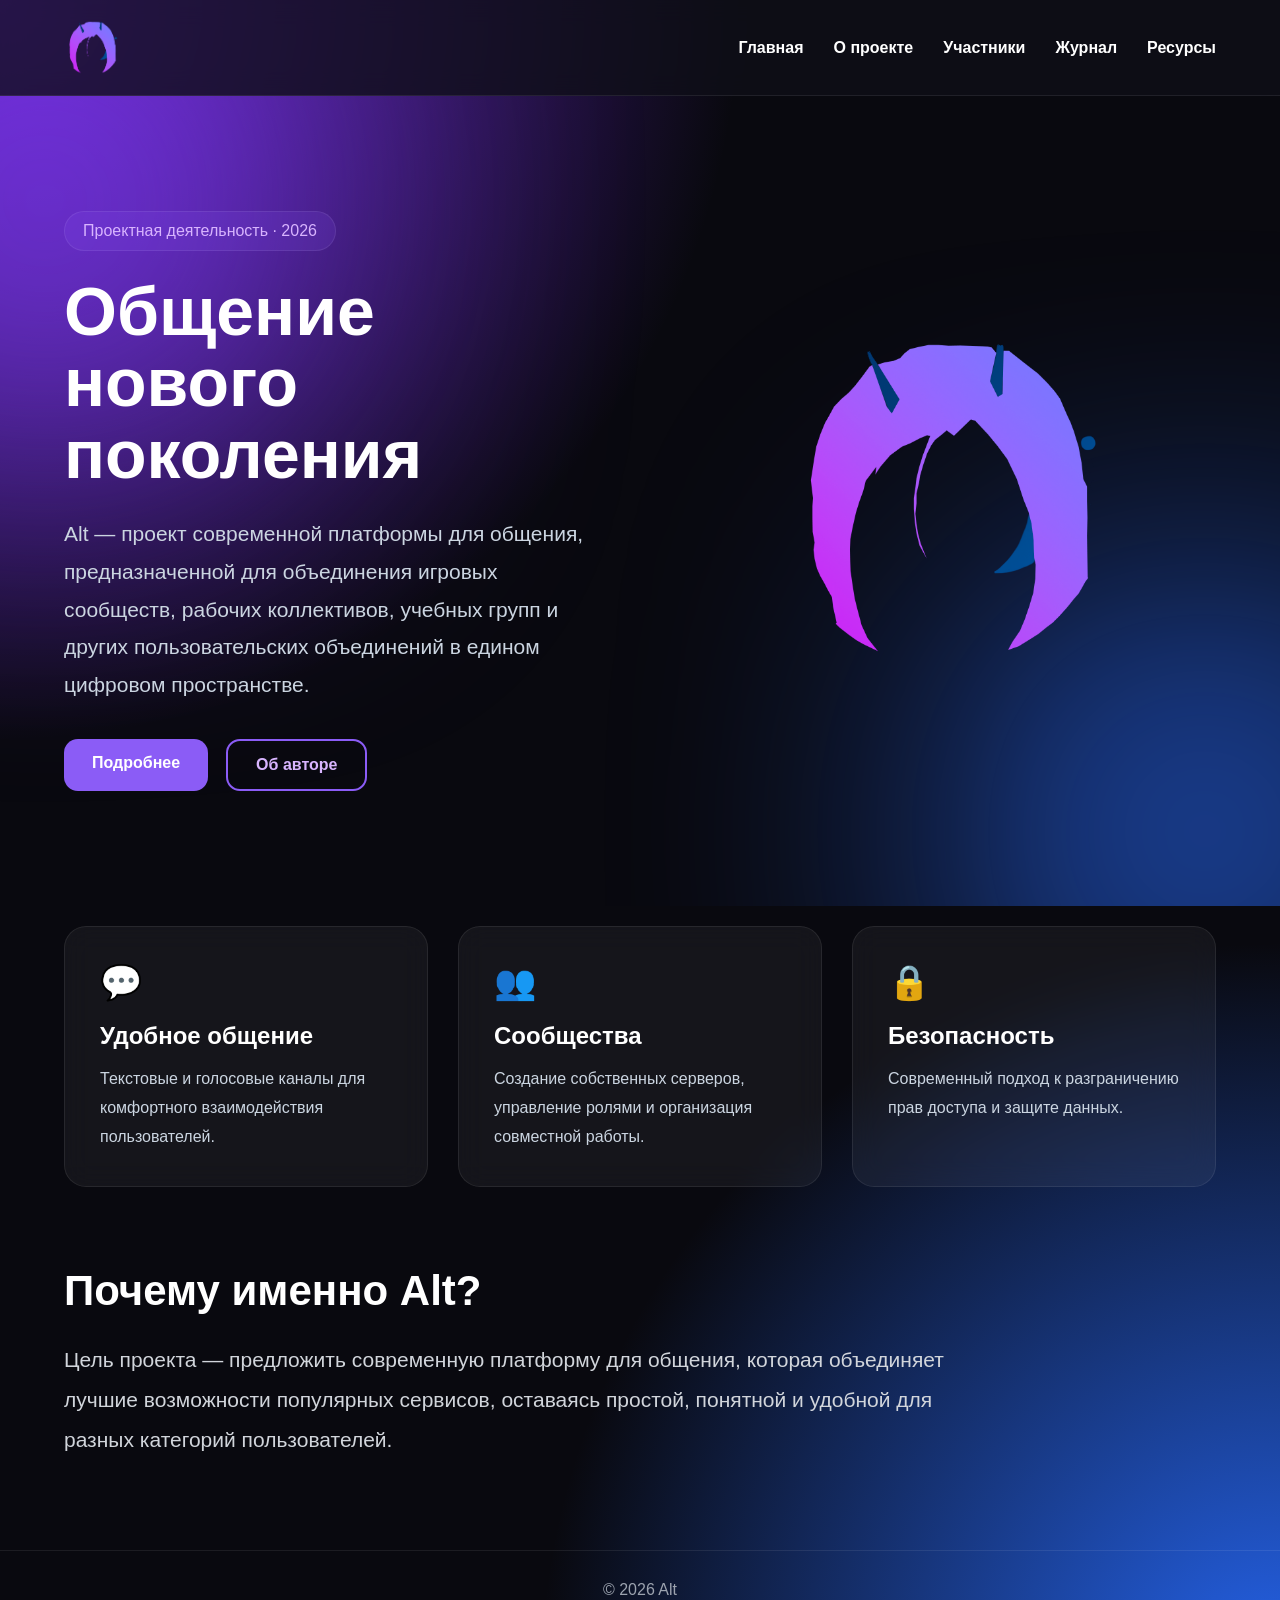
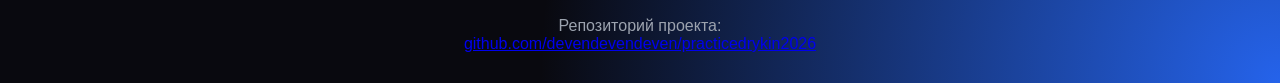
<file: site/index.html>
<!DOCTYPE html>
<html lang="ru">

<head>

    <meta charset="UTF-8">

    <meta name="viewport" content="width=device-width, initial-scale=1.0">

    <title>Alt — Платформа для общения</title>

    <link rel="stylesheet" href="css/style.css">

</head>

<body>

<header class="navbar">

    <div class="container">

        <img src="images/logo.png" alt="Alt" class="logo-small">

        <nav>

            <a href="index.html">Главная</a>
            <a href="about.html">О проекте</a>
            <a href="participants.html">Участники</a>
            <a href="journal.html">Журнал</a>
            <a href="resources.html">Ресурсы</a>

        </nav>

    </div>

</header>

<section class="hero">

    <div class="background-circle circle1"></div>
    <div class="background-circle circle2"></div>

    <div class="container hero-container">

        <div class="hero-text">

            <span class="badge">

                Проектная деятельность · 2026

            </span>

            <h1>

                Общение
                нового поколения

            </h1>

            <p>

                Alt — проект современной платформы для общения,
предназначенной для объединения игровых сообществ,
рабочих коллективов, учебных групп и других
пользовательских объединений в едином цифровом пространстве.

            </p>

            <div class="buttons">

                <a href="about.html" class="btn-primary">

                    Подробнее

                </a>

                <a href="participants.html" class="btn-secondary">

                    Об авторе

                </a>

            </div>

        </div>

        <div class="hero-logo">

            <img src="images/logo.png" alt="Alt">

        </div>

    </div>

</section>

<section class="features">

    <div class="container cards">

        <div class="card">

            <div class="icon">💬</div>

            <h2>Удобное общение</h2>

            <p>

                Текстовые и голосовые каналы
                для комфортного взаимодействия
                пользователей.

            </p>

        </div>

        <div class="card">

            <div class="icon">👥</div>

            <h2>Сообщества</h2>

            <p>

                Создание собственных серверов,
                управление ролями и организация
                совместной работы.

            </p>

        </div>

        <div class="card">

            <div class="icon">🔒</div>

            <h2>Безопасность</h2>

            <p>

                Современный подход
                к разграничению прав доступа
                и защите данных.

            </p>

        </div>

    </div>

</section>

<section class="project">

    <div class="container">

        <h2>

            Почему именно Alt?

        </h2>

        <p>

            Цель проекта — предложить современную
            платформу для общения, которая объединяет
            лучшие возможности популярных сервисов,
            оставаясь простой, понятной и удобной
            для разных категорий пользователей.

        </p>

    </div>

</section>

<footer>

    © 2026 Alt
    <br><br>

    Репозиторий проекта:

    <br>

    <a href="https://github.com/devendevendeven/practicedrykin2026"
       target="_blank">

        github.com/devendevendeven/practicedrykin2026

    </a>

</footer>
</body>

</html>
</file>
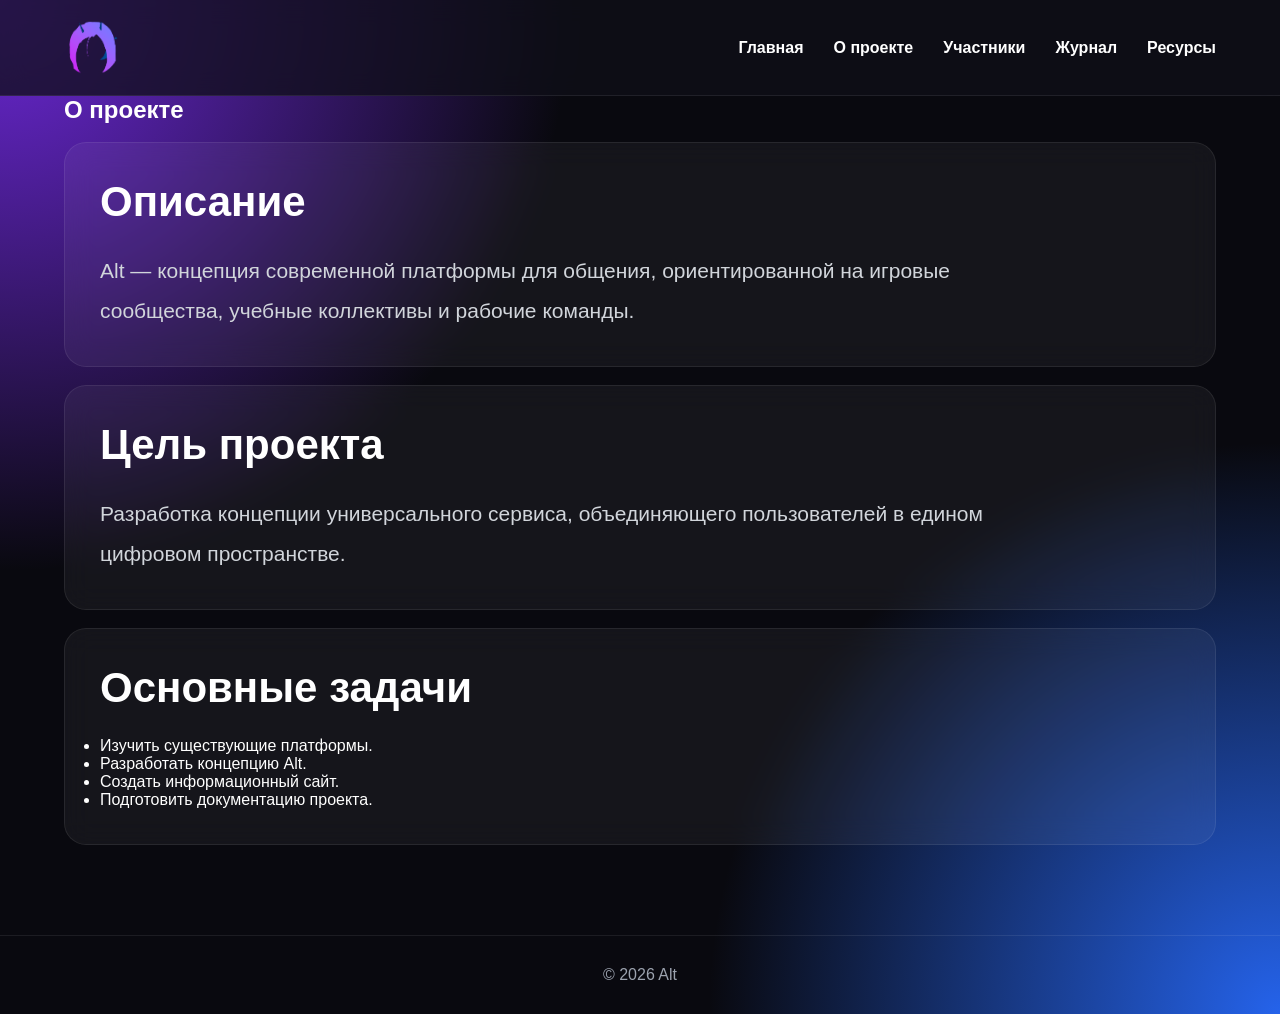
<file: site/about.html>
<!DOCTYPE html>
<html lang="ru">

<head>

    <meta charset="UTF-8">

    <meta name="viewport" content="width=device-width, initial-scale=1.0">

    <title>О проекте | Alt</title>

    <link rel="stylesheet" href="css/style.css">

</head>

<body>

<header class="navbar">

    <div class="container">

        <img src="images/logo.png" class="logo-small">

        <nav>

            <a href="index.html">Главная</a>
            <a href="about.html">О проекте</a>
            <a href="participants.html">Участники</a>
            <a href="journal.html">Журнал</a>
            <a href="resources.html">Ресурсы</a>

        </nav>

    </div>

</header>

<section class="project">

    <div class="container">

        <h1>О проекте</h1>

        <br>

        <div class="card">

            <h2>Описание</h2>

            <p>

                Alt — концепция современной платформы
                для общения, ориентированной на игровые
                сообщества, учебные коллективы и рабочие команды.

            </p>

        </div>

        <br>

        <div class="card">

            <h2>Цель проекта</h2>

            <p>

                Разработка концепции универсального сервиса,
                объединяющего пользователей в едином цифровом
                пространстве.

            </p>

        </div>

        <br>

        <div class="card">

            <h2>Основные задачи</h2>

            <ul>

                <li>Изучить существующие платформы.</li>

                <li>Разработать концепцию Alt.</li>

                <li>Создать информационный сайт.</li>

                <li>Подготовить документацию проекта.</li>

            </ul>

        </div>

    </div>

</section>

<footer>

© 2026 Alt
</footer>

</body>

</html>
</file>
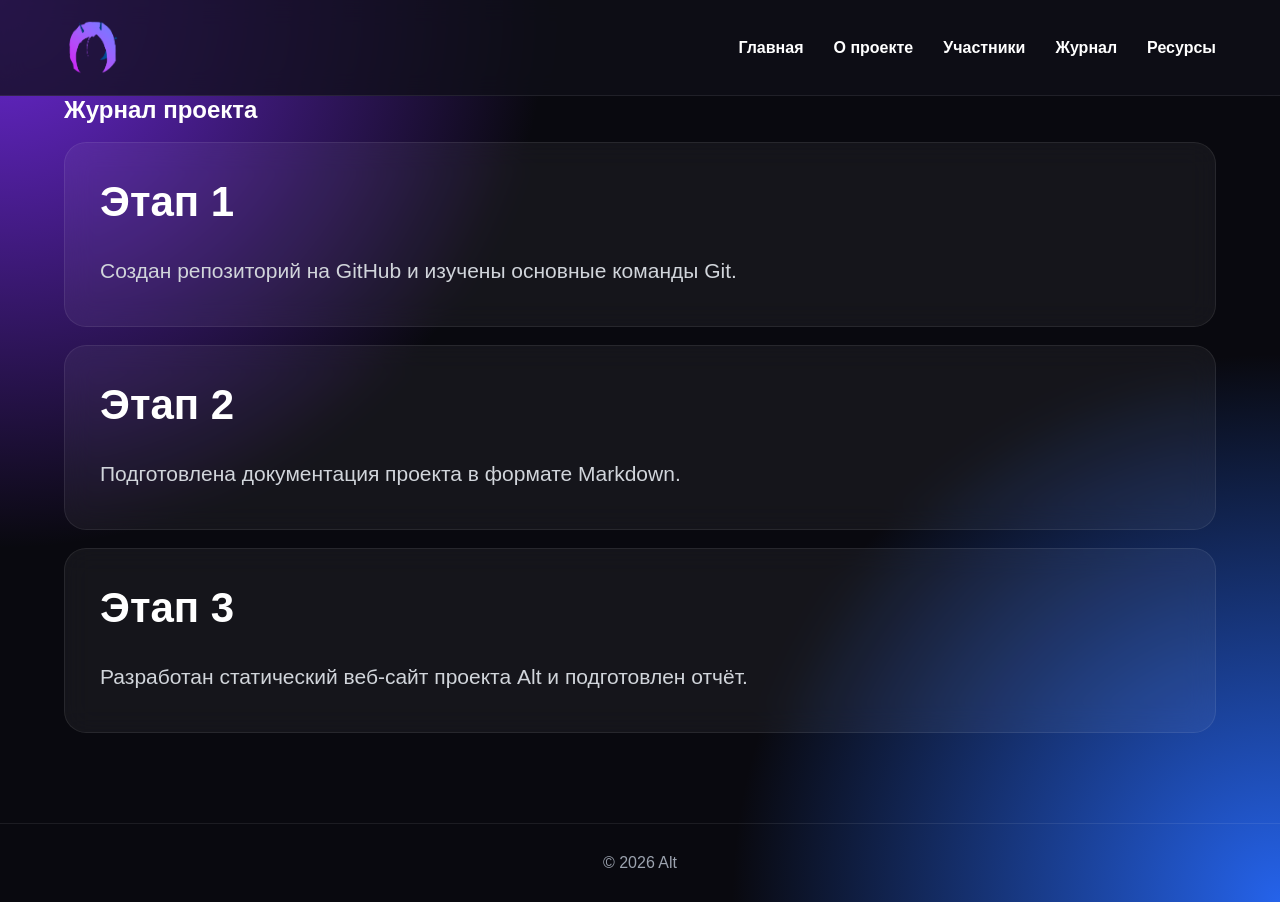
<file: site/journal.html>
<!DOCTYPE html>
<html lang="ru">

<head>

<meta charset="UTF-8">

<meta name="viewport" content="width=device-width, initial-scale=1.0">

<title>Журнал | Alt</title>

<link rel="stylesheet" href="css/style.css">

</head>

<body>

<header class="navbar">

<div class="container">

<img src="images/logo.png" class="logo-small">

<nav>

<a href="index.html">Главная</a>

<a href="about.html">О проекте</a>

<a href="participants.html">Участники</a>

<a href="journal.html">Журнал</a>

<a href="resources.html">Ресурсы</a>

</nav>

</div>

</header>

<section class="project">

<div class="container">

<h1>Журнал проекта</h1>

<br>

<div class="card">

<h2>Этап 1</h2>

<p>

Создан репозиторий на GitHub и изучены основные команды Git.

</p>

</div>

<br>

<div class="card">

<h2>Этап 2</h2>

<p>

Подготовлена документация проекта в формате Markdown.

</p>

</div>

<br>

<div class="card">

<h2>Этап 3</h2>

<p>

Разработан статический веб-сайт проекта Alt и подготовлен отчёт.

</p>

</div>

</div>

</section>

<footer>

© 2026 Alt
</footer>

</body>

</html>
</file>
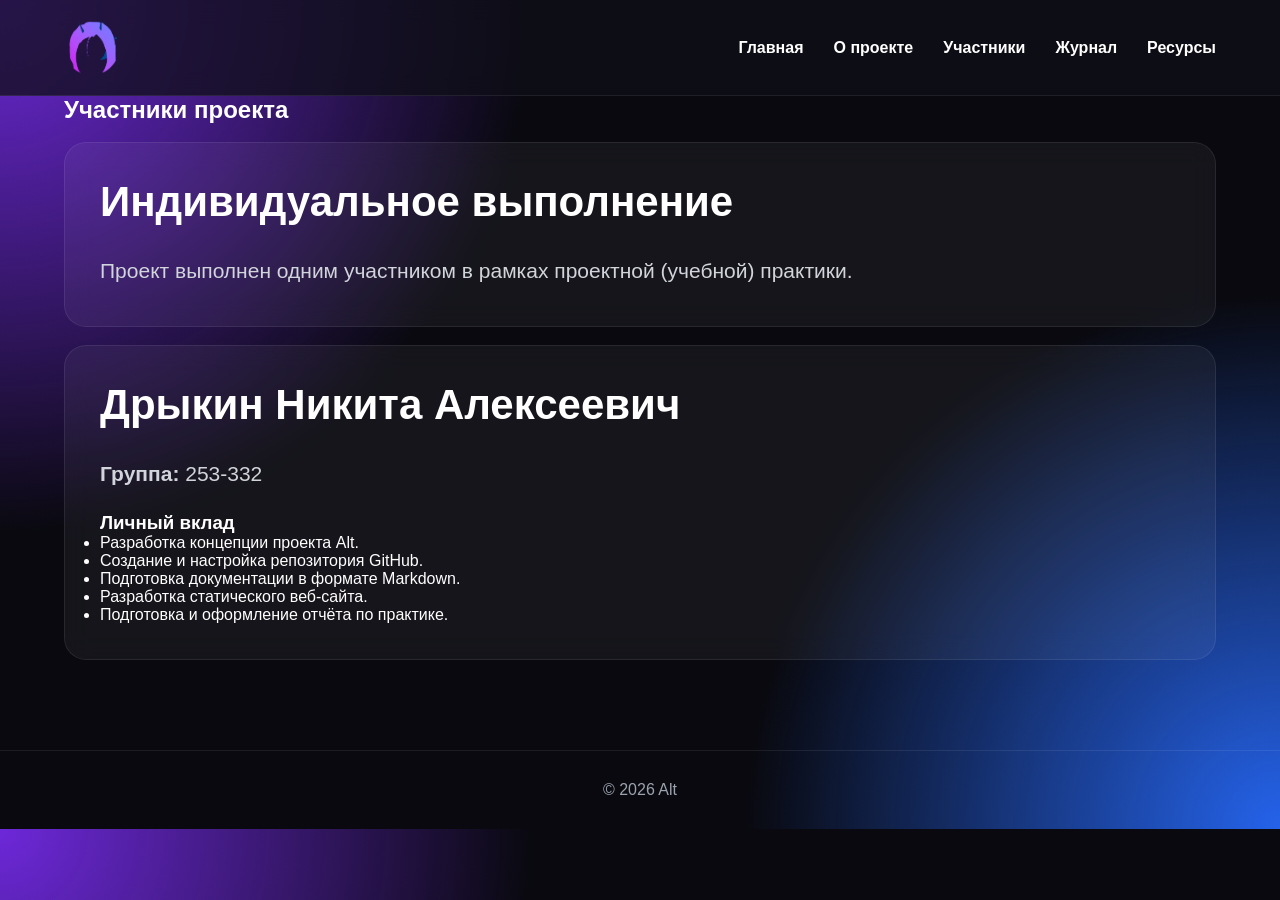
<file: site/participants.html>
<!DOCTYPE html>
<html lang="ru">

<head>

<meta charset="UTF-8">

<meta name="viewport" content="width=device-width, initial-scale=1.0">

<title>Участник | Alt</title>

<link rel="stylesheet" href="css/style.css">

</head>

<body>

<header class="navbar">

<div class="container">

<img src="images/logo.png" class="logo-small">

<nav>

<a href="index.html">Главная</a>

<a href="about.html">О проекте</a>

<a href="participants.html">Участники</a>

<a href="journal.html">Журнал</a>

<a href="resources.html">Ресурсы</a>

</nav>

</div>

</header>

<section class="project">

    <div class="container">

        <h1>Участники проекта</h1>

        <br>

        <div class="card">

            <h2>Индивидуальное выполнение</h2>

            <p>

                Проект выполнен одним участником в рамках
                проектной (учебной) практики.

            </p>

        </div>

        <br>

        <div class="card">

            <h2>Дрыкин Никита Алексеевич</h2>

            <p>

                <strong>Группа:</strong> 253-332

            </p>

            <br>

            <h3>Личный вклад</h3>

            <ul>

                <li>Разработка концепции проекта Alt.</li>

                <li>Создание и настройка репозитория GitHub.</li>

                <li>Подготовка документации в формате Markdown.</li>

                <li>Разработка статического веб-сайта.</li>

                <li>Подготовка и оформление отчёта по практике.</li>

            </ul>

        </div>

    </div>

</section>
<footer>

© 2026 Alt

</footer>

</body>

</html>
</file>
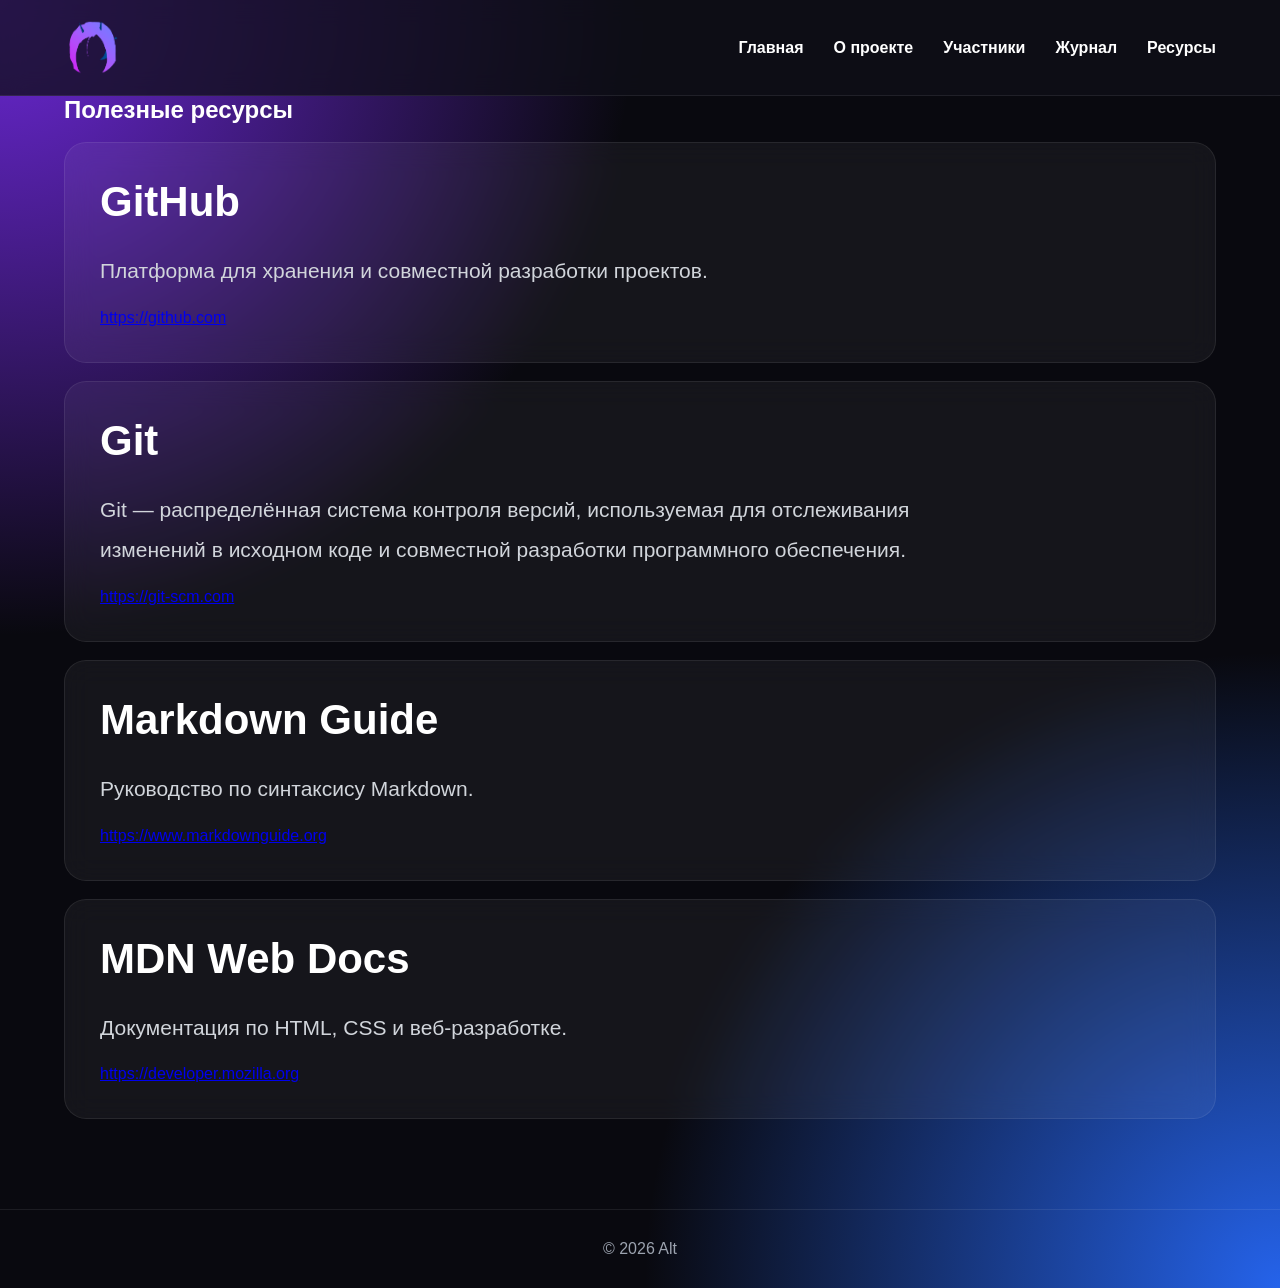
<file: site/resources.html>
<!DOCTYPE html>
<html lang="ru">

<head>

<meta charset="UTF-8">

<meta name="viewport" content="width=device-width, initial-scale=1.0">

<title>Ресурсы | Alt</title>

<link rel="stylesheet" href="css/style.css">

</head>

<body>

<header class="navbar">

<div class="container">

<img src="images/logo.png" class="logo-small">

<nav>

<a href="index.html">Главная</a>

<a href="about.html">О проекте</a>

<a href="participants.html">Участники</a>

<a href="journal.html">Журнал</a>

<a href="resources.html">Ресурсы</a>

</nav>

</div>

</header>

<section class="project">

<div class="container">

<h1>Полезные ресурсы</h1>

<br>

<div class="card">

    <h2>GitHub</h2>

    <p>

        Платформа для хранения и совместной разработки проектов.

    </p>

    <br>

    <a href="https://github.com" target="_blank">

        https://github.com

    </a>

</div>

<br>

<div class="card">

    <h2>Git</h2>

    <p>

        Git — распределённая система контроля версий, используемая
        для отслеживания изменений в исходном коде и совместной
        разработки программного обеспечения.

    </p>

    <br>

    <a href="https://git-scm.com" target="_blank">

        https://git-scm.com

    </a>

</div>
<br>
<div class="card">

    <h2>Markdown Guide</h2>

    <p>

        Руководство по синтаксису Markdown.

    </p>

    <br>

    <a href="https://www.markdownguide.org" target="_blank">

        https://www.markdownguide.org

    </a>

</div>
<br>

<div class="card">

    <h2>MDN Web Docs</h2>

    <p>

        Документация по HTML, CSS и веб-разработке.

    </p>

    <br>

    <a href="https://developer.mozilla.org" target="_blank">

        https://developer.mozilla.org

    </a>

</div>
</div>

</section>

<footer>

© 2026 Alt

</footer>

</body>

</html>
</file>
<file: site/css/style.css>
/* ========================= */
/* Общие настройки */
/* ========================= */

*{
    margin:0;
    padding:0;
    box-sizing:border-box;
}

html{
    scroll-behavior:smooth;
}

body{

    font-family:Segoe UI, Arial, sans-serif;

    background:
        radial-gradient(circle at top left,#6d28d9 0%,transparent 35%),
        radial-gradient(circle at bottom right,#2563eb 0%,transparent 35%),
        #09090f;

    color:#ffffff;

}

/* ========================= */
/* Контейнер */
/* ========================= */

.container{

    width:90%;

    max-width:1200px;

    margin:auto;

}

/* ========================= */
/* Навигация */
/* ========================= */

.navbar{

    position:sticky;

    top:0;

    backdrop-filter:blur(12px);

    background:rgba(15,15,25,.75);

    border-bottom:1px solid rgba(255,255,255,.08);

    z-index:1000;

}

.navbar .container{

    display:flex;

    justify-content:space-between;

    align-items:center;

    padding:20px 0;

}

.logo-small{

    height:55px;

}

nav{

    display:flex;

    gap:30px;

}

nav a{

    color:white;

    text-decoration:none;

    font-weight:600;

    transition:.3s;

}

nav a:hover{

    color:#b794ff;

}

/* ========================= */
/* Hero */
/* ========================= */

.hero{

    position:relative;

    min-height:90vh;

    display:flex;

    align-items:center;

    overflow:hidden;

}

.hero-container{

    display:flex;

    justify-content:space-between;

    align-items:center;

    gap:60px;

}

.hero-text{

    flex:1;

}

.hero-logo{

    flex:1;

    text-align:center;

}

.hero-logo img{

    width:330px;

    animation:floatLogo 5s ease-in-out infinite;

}

/* ========================= */

.badge{

    display:inline-block;

    padding:10px 18px;

    border-radius:40px;

    background:rgba(140,90,255,.15);

    border:1px solid rgba(255,255,255,.08);

    color:#d8b4fe;

    margin-bottom:25px;

}

.hero h1{

    font-size:68px;

    line-height:1.05;

    margin-bottom:25px;

}

.hero p{

    color:#cbd5e1;

    font-size:21px;

    line-height:1.8;

    margin-bottom:35px;

}

/* ========================= */
/* Кнопки */
/* ========================= */

.buttons{

    display:flex;

    gap:18px;

}

.btn-primary,
.btn-secondary{

    padding:15px 28px;

    border-radius:14px;

    text-decoration:none;

    font-weight:bold;

    transition:.3s;

}

.btn-primary{

    background:#8b5cf6;

    color:white;

}

.btn-primary:hover{

    background:#7c3aed;

}

.btn-secondary{

    border:2px solid #8b5cf6;

    color:#d8b4fe;

}

.btn-secondary:hover{

    background:#8b5cf620;

}

/* ========================= */
/* Светящиеся круги */
/* ========================= */

.background-circle{

    position:absolute;

    border-radius:50%;

    filter:blur(150px);

    z-index:-1;

}

.circle1{

    width:450px;

    height:450px;

    background:#7c3aed;

    left:-180px;

    top:-120px;

}

.circle2{

    width:450px;

    height:450px;

    background:#2563eb;

    right:-150px;

    bottom:-150px;

}

/* ========================= */
/* Карточки */
/* ========================= */

.features{

    margin-top:20px;

    margin-bottom:80px;

}

.cards{

    display:grid;

    grid-template-columns:repeat(3,1fr);

    gap:30px;

}

.card{

    background:rgba(255,255,255,.05);

    border:1px solid rgba(255,255,255,.08);

    backdrop-filter:blur(14px);

    border-radius:22px;

    padding:35px;

    transition:.3s;

}

.card:hover{

    transform:translateY(-8px);

    border-color:#8b5cf6;

}

.icon{

    font-size:34px;

    margin-bottom:20px;

}

.card h2{

    margin-bottom:15px;

}

.card p{

    color:#cbd5e1;

    line-height:1.8;

}

/* ========================= */
/* Блок о проекте */
/* ========================= */

.project{

    padding-bottom:90px;

}

.project h2{

    font-size:42px;

    margin-bottom:25px;

}

.project p{

    max-width:900px;

    color:#d1d5db;

    font-size:21px;

    line-height:1.9;

}

/* ========================= */
/* Footer */
/* ========================= */

footer{

    padding:30px;

    text-align:center;

    border-top:1px solid rgba(255,255,255,.08);

    color:#9ca3af;

}

/* ========================= */
/* Анимация */
/* ========================= */

@keyframes floatLogo{

    0%{

        transform:translateY(0px);

    }

    50%{

        transform:translateY(-15px);

    }

    100%{

        transform:translateY(0px);

    }

}

/* ========================= */
/* Адаптивность */
/* ========================= */

@media(max-width:900px){

    .hero-container{

        flex-direction:column-reverse;

        text-align:center;

    }

    .hero h1{

        font-size:48px;

    }

    .cards{

        grid-template-columns:1fr;

    }

    nav{

        flex-wrap:wrap;

        justify-content:center;

        gap:15px;

    }

    .buttons{

        justify-content:center;

    }

    .hero-logo img{

        width:220px;

    }

}
</file>
